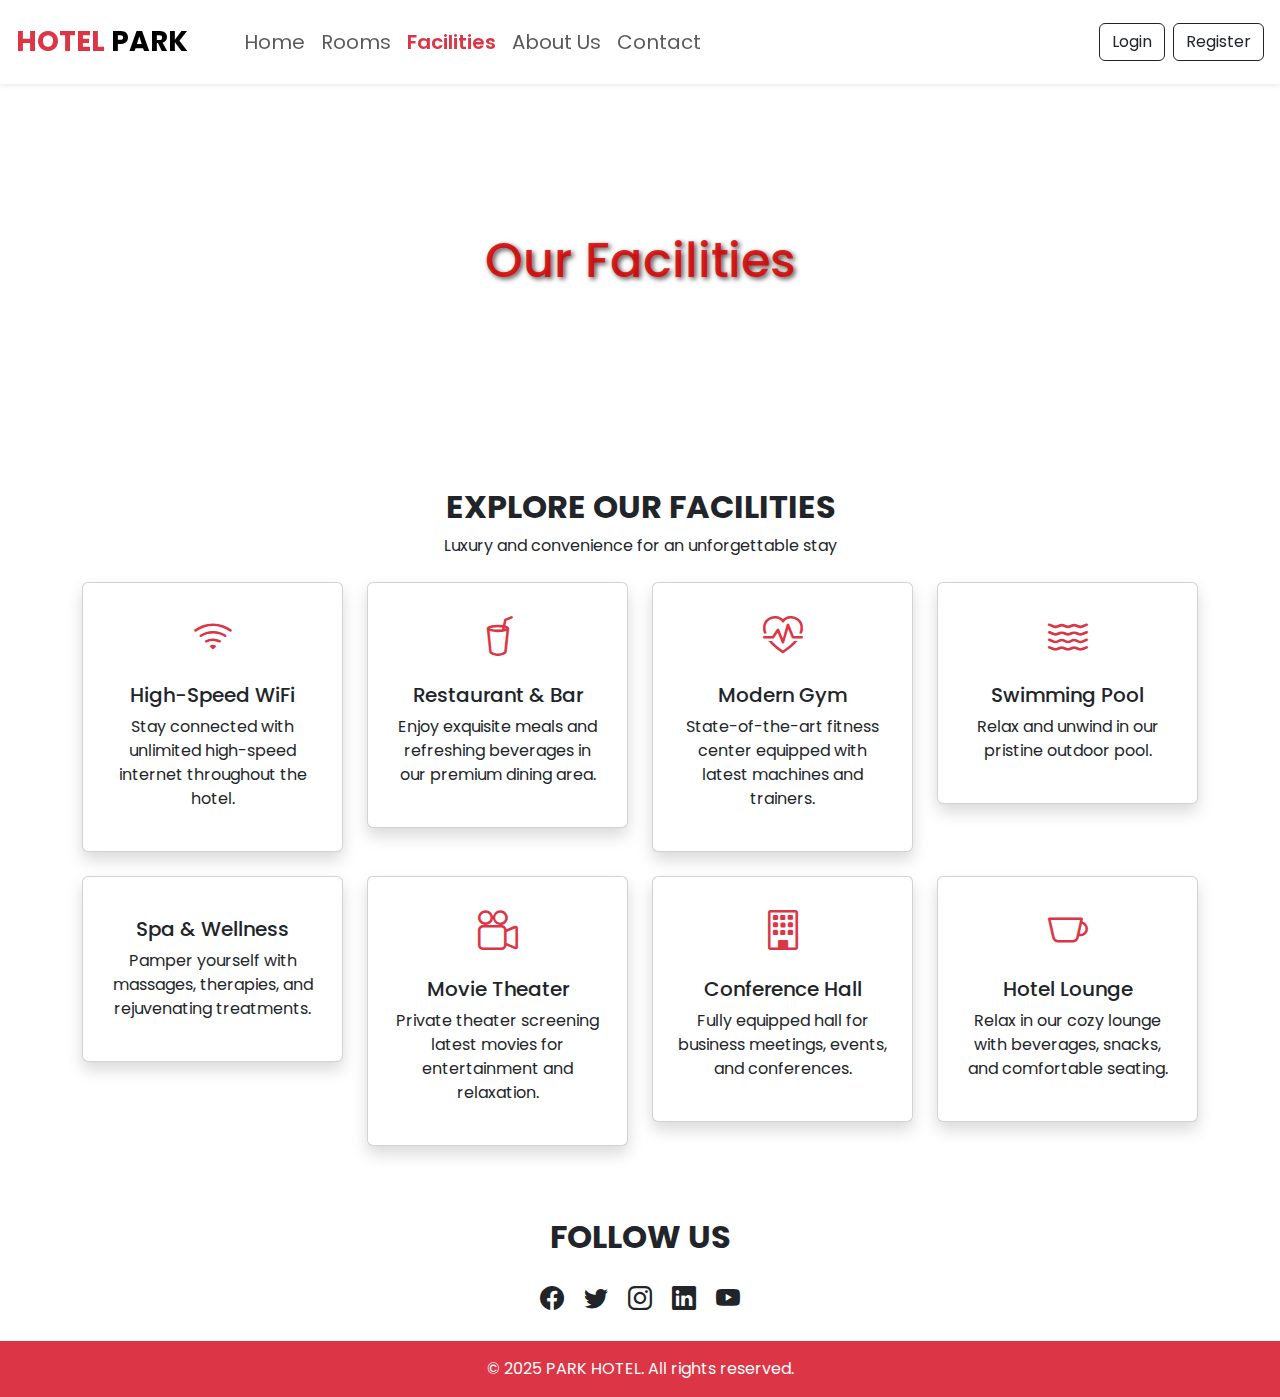
<file: facilities.html>
<!DOCTYPE html>
<html lang="en">
<head>
  <meta charset="UTF-8">
  <meta name="viewport" content="width=device-width, initial-scale=1.0">
  <title>Facilities - PARK HOTEL</title>

  <!-- Bootstrap CSS -->
  <link href="https://cdn.jsdelivr.net/npm/bootstrap@5.3.8/dist/css/bootstrap.min.css" rel="stylesheet">
  <link href="https://cdn.jsdelivr.net/npm/bootstrap-icons@1.13.1/font/bootstrap-icons.min.css" rel="stylesheet">

  <!-- Google Font -->
  <link href="https://fonts.googleapis.com/css2?family=Poppins:wght@400;500;600;700&display=swap" rel="stylesheet">

  <style>
    * { font-family: 'Poppins', sans-serif; }

    html { scroll-behavior: smooth; }

    body { padding-top: 90px; }

    .h-font { font-family: 'Poppins', sans-serif; }

    .text-danger { color: #dc3545 !important; }

    .facility-card:hover { transform: translateY(-5px); transition: all 0.3s ease; border: 1px solid #dc3545; }

    .social-icon:hover { color: #dc3545 !important; transform: scale(1.2); transition: all 0.3s ease; }

    .hero-section {
      background: url('https://images.unsplash.com/photo-1576675782203-c40d2ab1fa9e') center/cover no-repeat;
      height: 350px;
      display: flex;
      align-items: center;
      justify-content: center;
      color: rgba(219, 0, 0, 0.854);
      text-shadow: 2px 2px 5px rgba(0,0,0,0.7);
    }

    .hero-section h1 { font-size: 3rem; }
    .navbar-nav .nav-link.active {
      color: #dc3545 !important;
      font-weight: 600;
    }

  </style>
</head>
<body>

  <!-- Navbar -->
  <nav class="navbar navbar-expand-lg bg-white px-lg-1 py-3 shadow-sm fixed-top">
    <div class="container-fluid">
      <a class="navbar-brand me-5 fw-bold fs-3" href="index.html">
        <p class="double-underline mb-0">
          <span class="text-danger">HOTEL</span> PARK
        </p>
      </a>
      <button class="navbar-toggler" type="button" data-bs-toggle="collapse" data-bs-target="#navbarSupportedContent">
        <span class="navbar-toggler-icon"></span>
      </button>
      <div class="collapse navbar-collapse" id="navbarSupportedContent">
        <ul class="navbar-nav me-auto mb-2 mb-lg-0">
          <li class="nav-item"><a class="nav-link fs-5" href="index.html#home">Home</a></li>
          <li class="nav-item"><a class="nav-link fs-5" href="index.html#rooms">Rooms</a></li>
          <li class="nav-item"><a class="nav-link fs-5 active" href="#">Facilities</a></li>
          <li class="nav-item"><a class="nav-link fs-5" href="index.html#about">About Us</a></li>
          <li class="nav-item"><a class="nav-link fs-5" href="index.html#contact">Contact</a></li>
        </ul>
        <div class="d-flex">
          <button type="button" class="btn btn-outline-dark me-2" data-bs-toggle="modal" data-bs-target="#loginModal">Login</button>
          <button type="button" class="btn btn-outline-dark" data-bs-toggle="modal" data-bs-target="#registerModal">Register</button>
        </div>
      </div>
    </div>
  </nav>

  <!-- Hero Section -->
  <div class="hero-section">
    <h1>Our Facilities</h1>
  </div>

  <!-- Facilities Grid -->
  <div class="container my-5">
    <div class="text-center mb-4">
      <h2 class="fw-bold h-font">EXPLORE OUR FACILITIES</h2>
      <p>Luxury and convenience for an unforgettable stay</p>
    </div>
    <div class="row">

      <!-- WiFi -->
      <div class="col-lg-3 col-md-6 mb-4">
        <div class="card shadow text-center p-4 facility-card">
          <i class="bi bi-wifi fs-1 text-danger mb-3"></i>
          <h5>High-Speed WiFi</h5>
          <p>Stay connected with unlimited high-speed internet throughout the hotel.</p>
        </div>
      </div>

      <!-- Restaurant -->
      <div class="col-lg-3 col-md-6 mb-4">
        <div class="card shadow text-center p-4 facility-card">
          <i class="bi bi-cup-straw fs-1 text-danger mb-3"></i>
          <h5>Restaurant & Bar</h5>
          <p>Enjoy exquisite meals and refreshing beverages in our premium dining area.</p>
        </div>
      </div>

      <!-- Gym -->
      <div class="col-lg-3 col-md-6 mb-4">
        <div class="card shadow text-center p-4 facility-card">
          <i class="bi bi-heart-pulse fs-1 text-danger mb-3"></i>
          <h5>Modern Gym</h5>
          <p>State-of-the-art fitness center equipped with latest machines and trainers.</p>
        </div>
      </div>

      <!-- Swimming Pool -->
      <div class="col-lg-3 col-md-6 mb-4">
        <div class="card shadow text-center p-4 facility-card">
          <i class="bi bi-water fs-1 text-danger mb-3"></i>
          <h5>Swimming Pool</h5>
          <p>Relax and unwind in our pristine outdoor pool.</p>
        </div>
      </div>

      <!-- Spa -->
      <div class="col-lg-3 col-md-6 mb-4">
        <div class="card shadow text-center p-4 facility-card">
          <i class="bi bi-spa fs-1 text-danger mb-3"></i>
          <h5>Spa & Wellness</h5>
          <p>Pamper yourself with massages, therapies, and rejuvenating treatments.</p>
        </div>
      </div>

      <!-- Movie Theater -->
      <div class="col-lg-3 col-md-6 mb-4">
        <div class="card shadow text-center p-4 facility-card">
          <i class="bi bi-camera-reels fs-1 text-danger mb-3"></i>
          <h5>Movie Theater</h5>
          <p>Private theater screening latest movies for entertainment and relaxation.</p>
        </div>
      </div>

      <!-- Conference Hall -->
      <div class="col-lg-3 col-md-6 mb-4">
        <div class="card shadow text-center p-4 facility-card">
          <i class="bi bi-building fs-1 text-danger mb-3"></i>
          <h5>Conference Hall</h5>
          <p>Fully equipped hall for business meetings, events, and conferences.</p>
        </div>
      </div>

      <!-- Lounge -->
      <div class="col-lg-3 col-md-6 mb-4">
        <div class="card shadow text-center p-4 facility-card">
          <i class="bi bi-cup fs-1 text-danger mb-3"></i>
          <h5>Hotel Lounge</h5>
          <p>Relax in our cozy lounge with beverages, snacks, and comfortable seating.</p>
        </div>
      </div>

    </div>
  </div>

  <!-- Social Links -->
  <div class="container mb-4">
    <div class="row text-center">
      <div class="col-lg-12 mb-3">
        <h2 class="fw-bold h-font">FOLLOW US</h2>
      </div>
      <div class="col-lg-12">
        <a href="#" class="text-dark fs-4 mx-2 social-icon"><i class="bi bi-facebook"></i></a>
        <a href="#" class="text-dark fs-4 mx-2 social-icon"><i class="bi bi-twitter"></i></a>
        <a href="#" class="text-dark fs-4 mx-2 social-icon"><i class="bi bi-instagram"></i></a>
        <a href="#" class="text-dark fs-4 mx-2 social-icon"><i class="bi bi-linkedin"></i></a>
        <a href="#" class="text-dark fs-4 mx-2 social-icon"><i class="bi bi-youtube"></i></a>
      </div>
    </div>
  </div>

  <!-- Footer -->
  <footer class="bg-danger text-center text-white py-3">
    <div class="container">
      <p class="mb-0">&copy; 2025 PARK HOTEL. All rights reserved.</p>
    </div>
  </footer>

  <!-- Scripts -->
  <script src="https://cdn.jsdelivr.net/npm/bootstrap@5.3.8/dist/js/bootstrap.bundle.min.js"></script>
</body>
</html>
</file>
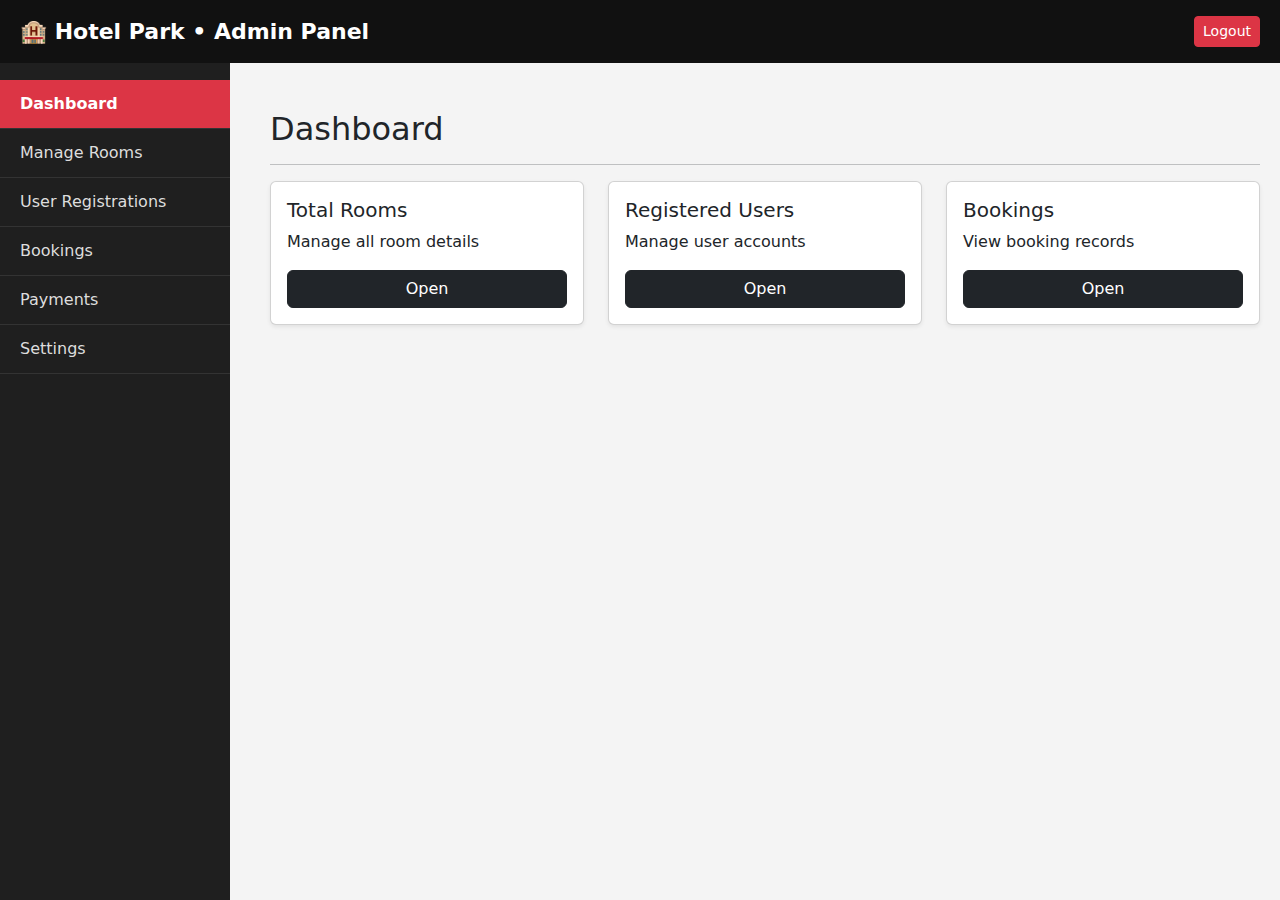
<file: Admin login panel/admin_dashboard.html>
<?php
require('inc/essentials.php');
?>
<!DOCTYPE html>
<html lang="en">
<head>
    <meta charset="UTF-8">
    <meta name="viewport" content="width=device-width, initial-scale=1.0">
    <title>Admin Panel - Hotel Park</title>

    <!-- Bootstrap CSS -->
    <link rel="stylesheet" href="https://cdn.jsdelivr.net/npm/bootstrap@5.3.0/dist/css/bootstrap.min.css">

    <style>
        body {
            background-color: #f4f4f4;
            margin: 0;
            overflow-x: hidden;
        }

        /* HEADER */
        .header {
            background: #111;
            padding: 15px 20px;
            color: white;
            font-size: 22px;
            font-weight: 600;
            position: fixed;
            top: 0;
            width: 100%;
            z-index: 999;
            display: flex;
            justify-content: space-between;
            align-items: center;
        }

        /* HAMBURGER BUTTON */
        .menu-btn {
            display: none;
            font-size: 26px;
            cursor: pointer;
            margin-right: 15px;
        }

        /* SIDEBAR */
        .sidebar {
            width: 230px;
            height: 100vh;
            background: #1f1f1f;
            padding-top: 80px; /* space for header */
            position: fixed;
            top: 0;
            left: 0;
            color: white;
            transition: transform 0.3s ease;
        }

        .sidebar a {
            display: block;
            color: #ddd;
            padding: 12px 20px;
            font-size: 16px;
            text-decoration: none;
            border-bottom: 1px solid #333;
        }

        .sidebar a:hover {
            background: #333;
        }

        /* ACTIVE MENU STYLE (Dashboard Red) */
        .active-menu {
            background: #dc3545 !important;  /* Red */
            color: #fff !important;
            font-weight: 600;
        }

        /* MAIN CONTENT */
        .content {
            margin-left: 250px;
            margin-top: 90px;
            padding: 20px;
            transition: margin-left 0.3s ease;
        }

        /* SIDEBAR HIDDEN ON MOBILE */
        .sidebar-hidden {
            transform: translateX(-100%);
        }

        /* RESPONSIVE DESIGN */
        @media (max-width: 768px) {
            .menu-btn {
                display: inline-block;
            }

            .sidebar {
                transform: translateX(-100%);
            }

            .content {
                margin-left: 0;
            }
        }
    </style>
</head>

<body>

    <!-- HEADER -->
    <div class="header">
        <span class="menu-btn" onclick="toggleSidebar()">☰</span>
        <div>🏨 Hotel Park • Admin Panel</div>
        <button class="btn btn-danger btn-sm">Logout</button>
    </div>

    <!-- SIDEBAR -->
    <div id="sidebar" class="sidebar">
        <a href="#" class="active-menu">Dashboard</a>
        <a href="#">Manage Rooms</a>
        <a href="#">User Registrations</a>
        <a href="#">Bookings</a>
        <a href="#">Payments</a>
        <a href="#">Settings</a>
    </div>

    <!-- MAIN CONTENT -->
    <div id="content" class="content">
        <h2>Dashboard</h2>
        <hr>

        <div class="row">

            <div class="col-md-4 mb-3">
                <div class="card p-3 shadow-sm">
                    <h5>Total Rooms</h5>
                    <p>Manage all room details</p>
                    <button class="btn btn-dark">Open</button>
                </div>
            </div>

            <div class="col-md-4 mb-3">
                <div class="card p-3 shadow-sm">
                    <h5>Registered Users</h5>
                    <p>Manage user accounts</p>
                    <button class="btn btn-dark">Open</button>
                </div>
            </div>

            <div class="col-md-4 mb-3">
                <div class="card p-3 shadow-sm">
                    <h5>Bookings</h5>
                    <p>View booking records</p>
                    <button class="btn btn-dark">Open</button>
                </div>
            </div>

        </div>
    </div>

    <!-- TOGGLE SIDEBAR JS -->
    <script>
        function toggleSidebar() {
            let sidebar = document.getElementById("sidebar");
            sidebar.classList.toggle("sidebar-hidden");
        }
    </script>

</body>
</html>
</file>
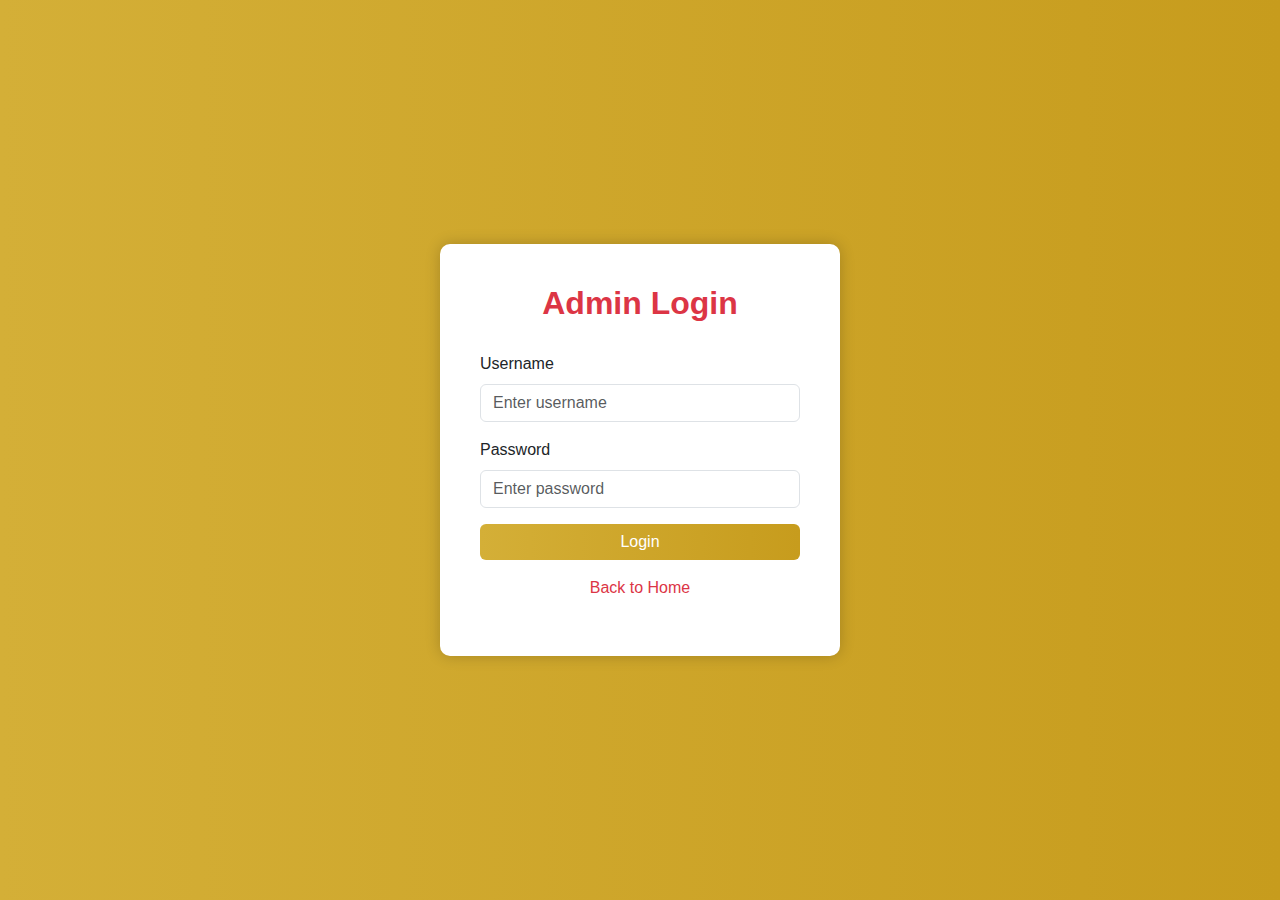
<file: Admin login panel/adminlogin.html>
<!DOCTYPE html>
<html lang="en">
<head>
  <meta charset="UTF-8">
  <meta name="viewport" content="width=device-width, initial-scale=1.0">
  <title>Admin Login | PARK HOTEL</title>
  <link href="https://cdn.jsdelivr.net/npm/bootstrap@5.3.8/dist/css/bootstrap.min.css" rel="stylesheet">
  <link href="https://cdn.jsdelivr.net/npm/bootstrap-icons@1.13.1/font/bootstrap-icons.min.css" rel="stylesheet">
  <style>
    body {
      font-family: 'Poppins', sans-serif;
      background: linear-gradient(90deg, #d4af37, #c79c1d);
      height: 100vh;
      display: flex;
      align-items: center;
      justify-content: center;
    }
    .admin-login-card {
      background: white;
      padding: 40px;
      border-radius: 10px;
      box-shadow: 0 0 15px rgba(0,0,0,0.2);
      width: 100%;
      max-width: 400px;
    }
    .admin-login-card h2 {
      color: #dc3545;
      margin-bottom: 30px;
      text-align: center;
      font-weight: 700;
    }
    .btn-custom {
      background: linear-gradient(90deg, #d4af37, #c79c1d);
      border: none;
      color: white;
      transition: all 0.3s ease;
    }
    .btn-custom:hover {
      background: linear-gradient(90deg, #c79c1d, #a77b0e);
      transform: scale(1.05);
    }
  </style>
</head>
<body>

  <div class="admin-login-card">
    <h2>Admin Login</h2>
    <form action="admin_dashboard.html" method="POST">
      <div class="mb-3">
        <label for="adminUsername" class="form-label">Username</label>
        <input type="text" class="form-control" id="adminUsername" name="username" placeholder="Enter username" required>
      </div>
      <div class="mb-3">
        <label for="adminPassword" class="form-label">Password</label>
        <input type="password" class="form-control" id="adminPassword" name="password" placeholder="Enter password" required>
      </div>
      <button type="submit" class="btn btn-custom w-100">Login</button>
    </form>
    <p class="mt-3 text-center">
      <a href="index.html" class="text-danger text-decoration-none">Back to Home</a>
    </p>
  </div>

  <script src="https://cdn.jsdelivr.net/npm/bootstrap@5.3.8/dist/js/bootstrap.bundle.min.js"></script>
</body>
</html>
</file>
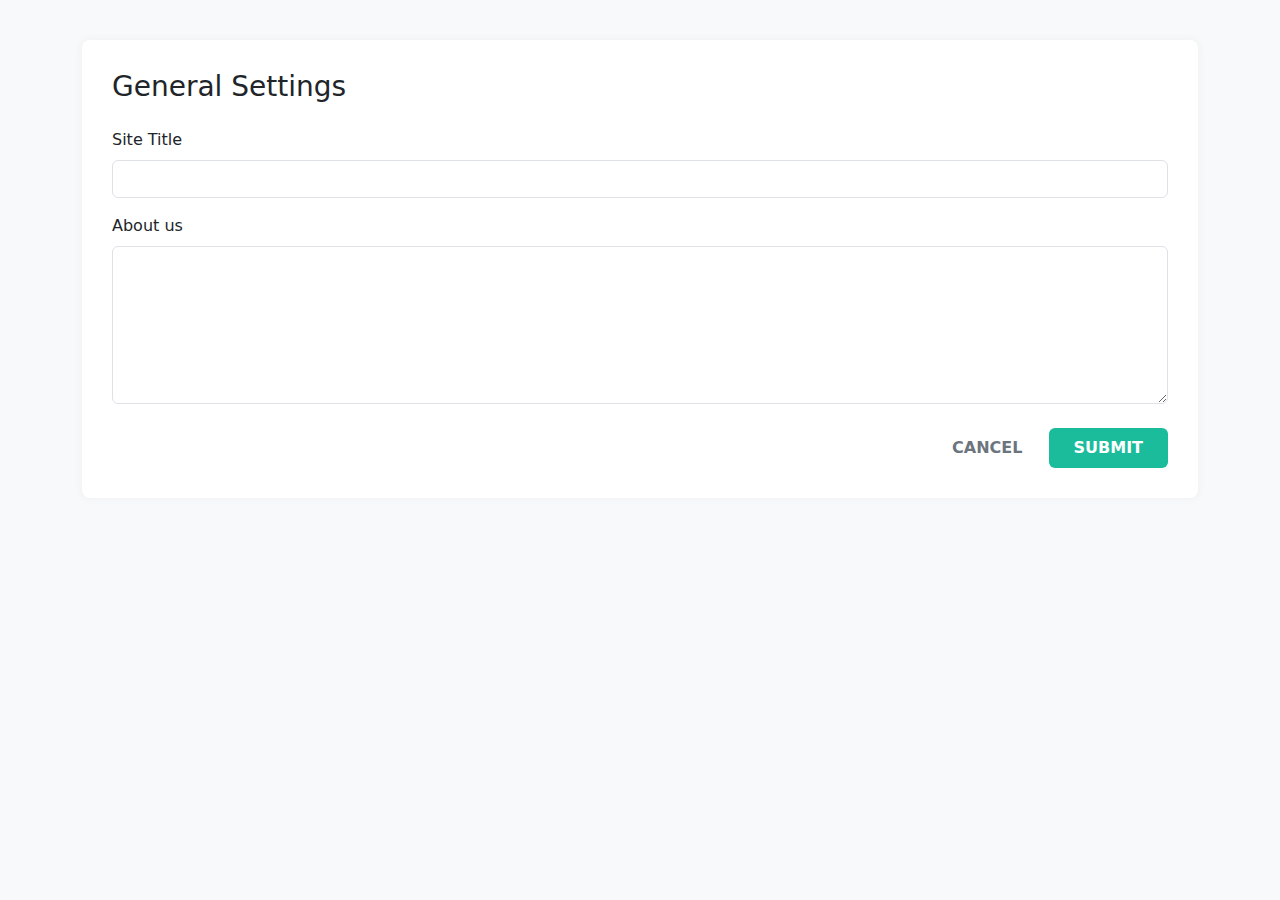
<file: Admin login panel/edit_general.html>
<!DOCTYPE html>
<html lang="en">
<head>
    <meta charset="UTF-8">
    <meta name="viewport" content="width=device-width, initial-scale=1.0">
    <title>General Settings</title>
    <link href="https://cdn.jsdelivr.net/npm/bootstrap@5.3.0/dist/css/bootstrap.min.css" rel="stylesheet">

    <style>
        body {
            background: #f8f9fa;
        }
        .settings-card {
            background: #fff;
            border-radius: 8px;
            padding: 30px;
            box-shadow: 0 0 10px rgba(0,0,0,0.05);
            margin-top: 40px;
        }
        .btn-cancel {
            background: transparent;
            border: none;
            color: #6c757d;
            font-weight: 600;
            margin-right: 15px;
        }
        .btn-submit {
            background: #1abc9c;
            color: white;
            font-weight: 600;
            padding: 8px 25px;
            border: none;
            border-radius: 6px;
        }
        .btn-submit:hover {
            background: #17a589;
        }
    </style>
</head>
<body>

<div class="container">
    <div class="settings-card">

        <h3 class="mb-4">General Settings</h3>

        <div class="mb-3">
            <label class="form-label">Site Title</label>
            <input type="text" class="form-control" id="site_title_inp"placeholder="">
        </div>

        <div class="mb-4">
            <label class="form-label">About us</label>
            <textarea class="form-control" id="site_about_inp" rows="6"></textarea>
        </div>

        <div class="text-end">
            <button class="btn-cancel">CANCEL</button>
            <button class="btn-submit">SUBMIT</button>
        </div>

    </div>
</div>

</body>
</html>
</file>
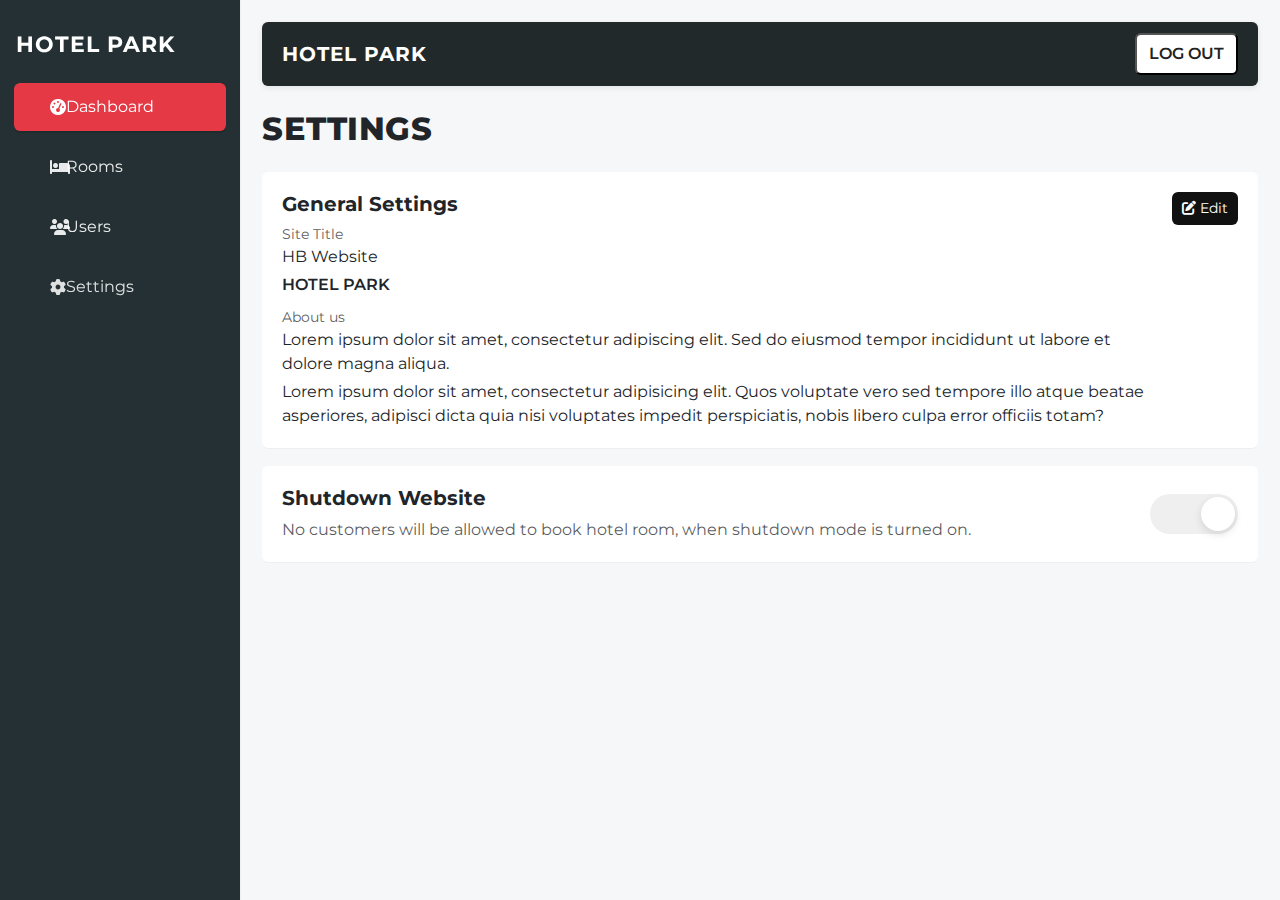
<file: Admin login panel/setting.html>
<!doctype html>
<html lang="en">
<head>
  <meta charset="utf-8"/>
  <meta name="viewport" content="width=device-width,initial-scale=1"/>
  <title>Admin Panel - Settings</title>

  <!-- Bootstrap 5 -->
  <link href="https://cdn.jsdelivr.net/npm/bootstrap@5.3.2/dist/css/bootstrap.min.css" rel="stylesheet">

  <!-- Google Font -->
  <link href="https://fonts.googleapis.com/css2?family=Montserrat:wght@300;400;600;700&display=swap" rel="stylesheet">

  <!-- Optional icons -->
  <link rel="stylesheet" href="https://cdnjs.cloudflare.com/ajax/libs/font-awesome/6.5.0/css/all.min.css"/>

  <style>
    :root{
      --sidebar-bg: #243033;
      --sidebar-text: #ffffff;
      --brand: #e63946; /* red accent for active dashboard */
    }

    body {
      font-family: 'Montserrat', system-ui, -apple-system, "Segoe UI", Roboto, "Helvetica Neue", Arial;
      background: #f6f7f8;
      margin: 0;
    }

    /* Sidebar */
    .app-sidebar {
      width: 240px;
      background: var(--sidebar-bg);
      min-height: 100vh;
      color: var(--sidebar-text);
      position: fixed;
      top: 0;
      left: 0;
      padding-top: 28px;
      box-shadow: 0 0 0 1px rgba(0,0,0,0.03);
    }
    .app-sidebar .brand {
      padding: 0 20px;
      font-weight: 700;
      font-size: 22px;
      letter-spacing: 1px;
    }
    .nav-item a {
      color: rgba(255,255,255,0.9);
      display: block;
      padding: 12px 20px;
      border-radius: 6px;
      text-decoration: none;
      margin: 6px 10px;
    }
    .nav-item a .fa {
      width: 18px;
    }
    .nav-item a:hover {
      background: rgba(255,255,255,0.05);
      color: #fff;
    }

    /* specifically highlight Dashboard with red bg */
    .nav-item .dashboard-link {
      background: var(--brand);
      color: #fff !important;
      box-shadow: 0 2px 0 rgba(0,0,0,0.12);
    }

    /* Main content */
    .main {
      margin-left: 240px;
      padding: 22px;
      min-height: 100vh;
    }

    .topbar {
      height: 64px;
      display: flex;
      align-items: center;
      justify-content: space-between;
      background: #22292b;
      color: #fff;
      padding: 0 20px;
      border-radius: 6px;
      box-shadow: 0 2px 6px rgba(0,0,0,0.08);
      margin-bottom: 18px;
    }
    .topbar .logo {
      font-weight: 700;
      letter-spacing: 1px;
    }
    .topbar .logout-btn {
      background: #fff;
      color: #222;
      border-radius: 6px;
      padding: 7px 12px;
      font-weight: 600;
    }

    /* Card tweaks to match screenshot */
    .settings-card {
      border-radius: 6px;
      box-shadow: 0 1px 0 rgba(0,0,0,0.03);
      padding: 20px;
      background: #fff;
      margin-bottom: 18px;
    }
    .settings-card h5 {
      margin-bottom: 8px;
      font-weight: 700;
    }
    .settings-card .card-controls {
      float: right;
    }
    .edit-btn {
      background: #111;
      color: #fff;
      border-radius: 6px;
      padding: 6px 10px;
      border: none;
      font-size: 14px;
    }

    /* Toggle-like switch (large) */
    .switch {
      --size: 40px;
      width: calc(var(--size) * 2.2);
      height: var(--size);
      background: #efefef;
      border-radius: 999px;
      position: relative;
      display: inline-block;
      vertical-align: middle;
    }
    .switch input { display:none; }
    .switch .knob {
      width: calc(var(--size) - 6px);
      height: calc(var(--size) - 6px);
      background: #fff;
      border-radius: 50%;
      position: absolute;
      top: 3px;
      right: 3px;
      box-shadow: 0 3px 8px rgba(0,0,0,0.12);
      transition: all 0.18s ease;
    }
    .switch input:checked + .knob {
      right: auto;
      left: 3px;
    }
    .switch input:checked ~ .switch-bg {
      background: #e63946;
    }
    .switch .switch-bg {
      position:absolute; inset:0; border-radius:999px; transition: background .18s ease;
    }

    /* small responsive behavior */
    @media (max-width: 900px) {
      .app-sidebar { position: relative; width:100%; min-height:auto; display:flex; gap:12px; padding:12px; }
      .main { margin-left:0; padding: 12px; }
      .topbar { margin-top: 8px; }
    }
  </style>
</head>
<body>

  <!-- Sidebar -->
  <aside class="app-sidebar">
    <div class="brand px-3 pb-3">HOTEL PARK</div>
    <nav class="nav flex-column px-1" aria-label="sidebar">
      <div class="nav-item">
        <a href="#" class="dashboard-link d-flex align-items-center">
          <i class="fa fa-tachometer-alt px-3"></i>
          Dashboard
        </a>
      </div>
      <div class="nav-item">
        <a href="#" class="d-flex align-items-center">
          <i class="fa fa-bed px-3"></i>
          Rooms
        </a>
      </div>
      <div class="nav-item">
        <a href="#" class="d-flex align-items-center">
          <i class="fa fa-users px-3"></i>
          Users
        </a>
      </div>
      <div class="nav-item">
        <a href="#" class="d-flex align-items-center" style="opacity:0.95;">
          <i class="fa fa-cog px-3"></i>
          Settings
        </a>
      </div>
    </nav>
  </aside>

  <!-- Main area -->
  <main class="main">
    <!-- Topbar -->
    <div class="topbar mb-4">
      <div class="d-flex align-items-center gap-3">
        <div style="font-family: 'Montserrat'; font-weight:700; font-size:20px;" class="logo">HOTEL PARK</div>
      </div>
      <div class="d-flex align-items-center gap-3">
        <button class="logout-btn">LOG OUT</button>
      </div>
    </div>

    <!-- Page title -->
    <div class="d-flex align-items-center justify-content-between mb-3">
      <h2 style="font-weight:800; letter-spacing: .5px;">SETTINGS</h2>
     
    </div>

    <!-- Settings content -->
    <div class="container-fluid p-0">
      <!-- General settings card -->
      <div class="settings-card">
        <div class="d-flex">
          <div style="flex:1">
            <h5>General Settings</h5>
            <div class="text-muted small">Site Title</div>
            <p class="mb-1" id="site_title">HB Website</p>
            <div style="font-weight:600; margin-bottom:10px;">HOTEL PARK</div>

            <div class="text-muted small">About us</div>
            <p class="mb-1" id="site_about">Lorem ipsum dolor sit amet, consectetur adipiscing elit. Sed do eiusmod tempor incididunt ut labore et dolore magna aliqua.</p>
            <p class="mb-0">Lorem ipsum dolor sit amet, consectetur adipisicing elit. Quos voluptate vero sed tempore illo atque beatae asperiores, adipisci dicta quia nisi voluptates impedit perspiciatis, nobis libero culpa error officiis totam?</p>
          </div>

          <div class="card-controls ms-3">
            <button class="edit-btn" id="editGeneral" href="edit-general.html">
              <i class="fa fa-edit"></i> Edit
            </button>
          </div>
        </div>
      </div>

      <!-- Shutdown website card -->
      <div class="settings-card d-flex align-items-center justify-content-between">
        <div>
          <h5>Shutdown Website</h5>
          <p class="mb-0 text-muted">No customers will be allowed to book hotel room, when shutdown mode is turned on.</p>
        </div>

        <div class="d-flex align-items-center gap-3">
          <label class="switch" title="Shutdown mode">
            <input type="checkbox" id="shutdownToggle" onchange="(this.value)">
            <span class="switch-bg"></span>
            <span class="knob"></span>
          </label>
        </div>
      </div>

      <!-- Extra spacing -->
      <div style="height:200px;"></div>
    </div>
  </main>

  <!-- Bootstrap + small JS -->
  <script src="https://cdn.jsdelivr.net/npm/bootstrap@5.3.2/dist/js/bootstrap.bundle.min.js"></script>

  <script>
    // Example: Edit button handler (opens a modal or prompt for quick demo)
    document.getElementById('editGeneral').addEventListener('click', function(){
      const currentTitle = 'HB Website';
      const newTitle = prompt('Edit site title:', currentTitle);
      if (newTitle !== null) {
        // update DOM (simple demonstration)
        const titleNode = document.querySelector('.settings-card h5').closest('.settings-card')
                           .querySelector('div > div[style*="font-weight:600"]');
        if (titleNode) titleNode.textContent = newTitle || currentTitle;
        alert('Site title updated (demo only). In a real app, send change to server via AJAX.');
      }
    });

    // Shutdown toggle demo
    const toggle = document.getElementById('shutdownToggle');
    toggle.addEventListener('change', (e) => {
      if (e.target.checked) {
        alert('Shutdown mode enabled (demo). Disable bookings.');
      } else {
        alert('Shutdown mode disabled (demo).');
      }
    });

    // (Optional) set initial state if you'd like
    // toggle.checked = false;

    let General_data;
    function get_general()
    {
        let site_title=document.getElementById('site_title');
        let site_about=document.getElementById('site_about');
        let site_title_inp = document.getElementById('site_title_inp');
        let site_title_inp = document.getElementById('site_about_inp');
        let shutdown_toggle = document.getElementById('shutdownToggle');
        let xhr = new XMLHttpRequest();
        xhr.open("POST","ajax/settings_crud.php",true);
        xhr.setRequestHeader('Content-Type','application/x-www-form-urlencoded');
        xhr.onload = function(){
            general_data = JSON.parse(this.responseText);
            site_title.innerText=general_data.site_title;
            site_about.innerText=general_data.site_about;
            site_about.innerText=general_data.site_title_inp;
            site_about.innerText=general_data.site_about_inp;
            if(general_data.shutdown_mode=='1')
            {
                shutdown_toggle.checked=true;
            }
            else
            {
                shutdown_toggle.checked=false;
            }
        }
        
        xhr.send('get_general');
    }

    funtion upd_general(site_title_val,site_about_val)
    {
       let xhr = new XMLHttpRequest();
        xhr.open("POST","ajax/settings_crud.php",true);
        xhr.setRequestHeader('Content-Type','application/x-www-form-urlencoded');
        xhr.onload = function(){
            var myModel = document.getElementById('general-s');
            var modal = bootstrap.Modal.getInstance(myModel);
            modal.hide();
            if(this.responseText==1)
            {
                alert('success','General settings updated!');
                get_general();
            }
            else
            {
                alert('error','Server Down!');
            }

            console.log(this.responseText);
           // general_data = JSON.parse(this.responseText);
           // site_title.innerText=general_data.site_title;
            //site_about.innerText=general_data.site_about;
            //site_about.innerText=general_data.site_title_inp;
            //site_about.innerText=general_data.site_about_inp;  
    }
    xhr.send('site_title='+site_title_val+'&site_about='+site_about_val+'&upd_general');
    }

    function upd_shutdown(val)
    {
        let xhr = new XMLHttpRequest();
        xhr.open("POST","ajax/settings_crud.php",true);
        xhr.setRequestHeader('Content-Type','application/x-www-form-urlencoded');
        xhr.onload = function(){
            if(this.responseText==1 && general_data.shutdown_model==0)
            {
                alert('success','Shutdown mode updated!');
                get_general();
            }
            else
            {
                alert('error','Server Down!');
            }
            get_general();
        }

            xhr.send('shutdown_mode='+val+'&upd_shutdown');
    }
    window.onload = function(){
        get_general();
    }

  </script>
</body>
</html>
</file>
